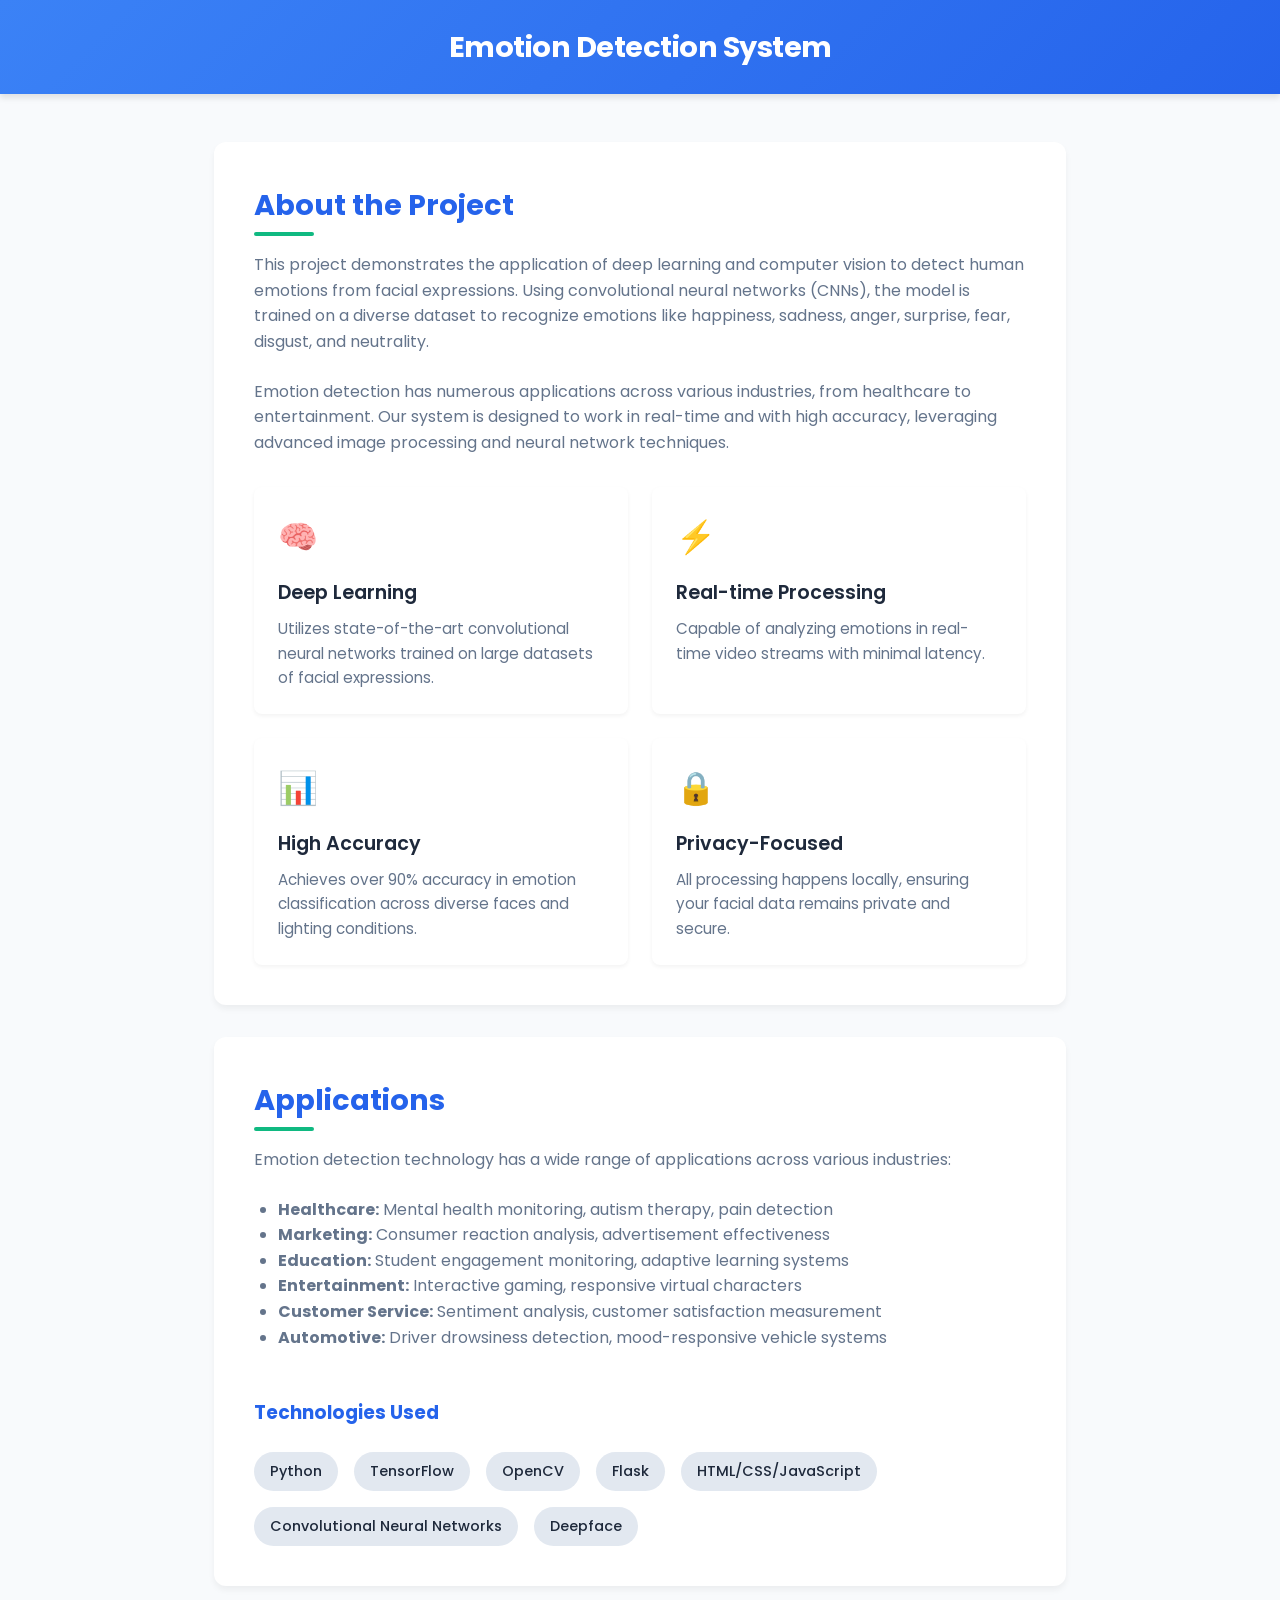
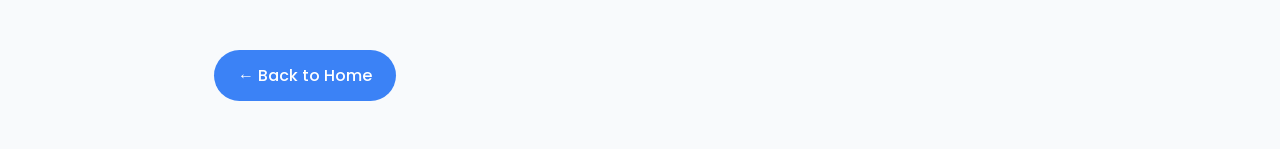
<file: templates/more_info.html>
<!DOCTYPE html>
<html>
<head>
  <title>Learn More - Emotion Detection System</title>
  <link href="https://fonts.googleapis.com/css2?family=Poppins:wght@300;400;500;600;700&display=swap" rel="stylesheet">
  <style>
    :root {
      --primary: #3b82f6;
      --primary-dark: #2563eb;
      --secondary: #10b981;
      --dark: #1e293b;
      --light: #f8fafc;
      --gray: #64748b;
      --gray-light: #e2e8f0;
    }
    
    * {
      margin: 0;
      padding: 0;
      box-sizing: border-box;
    }
    
    body {
      font-family: 'Poppins', sans-serif;
      background-color: var(--light);
      color: var(--dark);
      line-height: 1.6;
    }
    
    header {
      background: linear-gradient(135deg, var(--primary), var(--primary-dark));
      color: white;
      padding: 1.5rem 2rem;
      box-shadow: 0 4px 6px rgba(0, 0, 0, 0.1);
      text-align: center;
    }
    
    .header-title {
      font-size: 1.8rem;
      font-weight: 700;
      letter-spacing: -0.5px;
    }
    
    main {
      max-width: 900px;
      margin: 0 auto;
      padding: 3rem 1.5rem;
    }
    
    .info-card {
      background-color: white;
      border-radius: 12px;
      padding: 2.5rem;
      box-shadow: 0 4px 6px rgba(0, 0, 0, 0.05);
      margin-bottom: 2rem;
    }
    
    .section-title {
      font-size: 1.8rem;
      color: var(--primary-dark);
      margin-bottom: 1.5rem;
      position: relative;
      display: inline-block;
    }
    
    .section-title::after {
      content: '';
      position: absolute;
      bottom: -8px;
      left: 0;
      width: 60px;
      height: 4px;
      background-color: var(--secondary);
      border-radius: 2px;
    }
    
    .info-text {
      color: var(--gray);
      margin-bottom: 1.5rem;
    }
    
    .info-text:last-child {
      margin-bottom: 0;
    }
    
    .feature-grid {
      display: grid;
      grid-template-columns: repeat(auto-fit, minmax(250px, 1fr));
      gap: 1.5rem;
      margin-top: 2rem;
    }
    
    .feature-item {
      background-color: white;
      border-radius: 8px;
      padding: 1.5rem;
      box-shadow: 0 2px 4px rgba(0, 0, 0, 0.05);
      transition: transform 0.3s ease, box-shadow 0.3s ease;
    }
    
    .feature-item:hover {
      transform: translateY(-5px);
      box-shadow: 0 8px 15px rgba(0, 0, 0, 0.1);
    }
    
    .feature-icon {
      font-size: 2rem;
      color: var(--primary);
      margin-bottom: 1rem;
    }
    
    .feature-title {
      font-size: 1.2rem;
      font-weight: 600;
      margin-bottom: 0.5rem;
      color: var(--dark);
    }
    
    .feature-description {
      color: var(--gray);
      font-size: 0.95rem;
    }
    
    .back-link {
      display: inline-block;
      background-color: var(--primary);
      color: white;
      padding: 0.8rem 1.5rem;
      border-radius: 50px;
      text-decoration: none;
      font-weight: 500;
      transition: all 0.3s ease;
      margin-top: 2rem;
    }
    
    .back-link:hover {
      background-color: var(--primary-dark);
      transform: translateY(-2px);
    }
    
    .tech-section {
      margin-top: 3rem;
    }
    
    .tech-list {
      display: flex;
      flex-wrap: wrap;
      gap: 1rem;
      margin-top: 1.5rem;
    }
    
    .tech-item {
      background-color: var(--gray-light);
      color: var(--dark);
      padding: 0.5rem 1rem;
      border-radius: 50px;
      font-size: 0.9rem;
      font-weight: 500;
    }
    
    @media (max-width: 768px) {
      .section-title {
        font-size: 1.5rem;
      }
      
      .info-card {
        padding: 1.5rem;
      }
      
      .feature-grid {
        grid-template-columns: 1fr;
      }
    }
  </style>
</head>
<body>

<header>
  <h1 class="header-title">Emotion Detection System</h1>
</header>

<main>
  <div class="info-card">
    <h2 class="section-title">About the Project</h2>
    <p class="info-text">
      This project demonstrates the application of deep learning and computer vision to detect 
      human emotions from facial expressions. Using convolutional neural networks (CNNs), the 
      model is trained on a diverse dataset to recognize emotions like happiness, sadness, anger, 
      surprise, fear, disgust, and neutrality.
    </p>
    <p class="info-text">
      Emotion detection has numerous applications across various industries, from healthcare to 
      entertainment. Our system is designed to work in real-time and with high accuracy, leveraging 
      advanced image processing and neural network techniques.
    </p>
    
    <div class="feature-grid">
      <div class="feature-item">
         <div class="feature-icon">&#129504;</div>
        <h3 class="feature-title">Deep Learning</h3>
        <p class="feature-description">
          Utilizes state-of-the-art convolutional neural networks trained on large datasets of facial expressions.
        </p>
      </div>
      
      <div class="feature-item">
         <div class="feature-icon">&#9889;</div>

        <h3 class="feature-title">Real-time Processing</h3>
        <p class="feature-description">
          Capable of analyzing emotions in real-time video streams with minimal latency.
        </p>
      </div>
      
      <div class="feature-item">
         <div class="feature-icon">&#128202;</div>
        <h3 class="feature-title">High Accuracy</h3>
        <p class="feature-description">
          Achieves over 90% accuracy in emotion classification across diverse faces and lighting conditions.
        </p>
      </div>
      
      <div class="feature-item">
         <div class="feature-icon">&#128274;</div>
        <h3 class="feature-title">Privacy-Focused</h3>
        <p class="feature-description">
          All processing happens locally, ensuring your facial data remains private and secure.
        </p>
      </div>
    </div>
  </div>
  
  <div class="info-card">
    <h2 class="section-title">Applications</h2>
    <p class="info-text">
      Emotion detection technology has a wide range of applications across various industries:
    </p>
    
    <ul style="margin-left: 1.5rem; color: var(--gray);">
      <li><strong>Healthcare:</strong> Mental health monitoring, autism therapy, pain detection</li>
      <li><strong>Marketing:</strong> Consumer reaction analysis, advertisement effectiveness</li>
      <li><strong>Education:</strong> Student engagement monitoring, adaptive learning systems</li>
      <li><strong>Entertainment:</strong> Interactive gaming, responsive virtual characters</li>
      <li><strong>Customer Service:</strong> Sentiment analysis, customer satisfaction measurement</li>
      <li><strong>Automotive:</strong> Driver drowsiness detection, mood-responsive vehicle systems</li>
    </ul>
    
    <div class="tech-section">
      <h3 style="color: var(--primary-dark); margin-bottom: 0.5rem;">Technologies Used</h3>
      <div class="tech-list">
        <span class="tech-item">Python</span>
        <span class="tech-item">TensorFlow</span>
        <span class="tech-item">OpenCV</span>
        <span class="tech-item">Flask</span>
        <span class="tech-item">HTML/CSS/JavaScript</span>
        <span class="tech-item">Convolutional Neural Networks</span>
        <span class="tech-item">Deepface</span>
      </div>
    </div>
  </div>
   <a href="{{ url_for('home') }}" class="back-link">&#8592; Back to Home</a>

</main>

</body>
</html>
</file>
